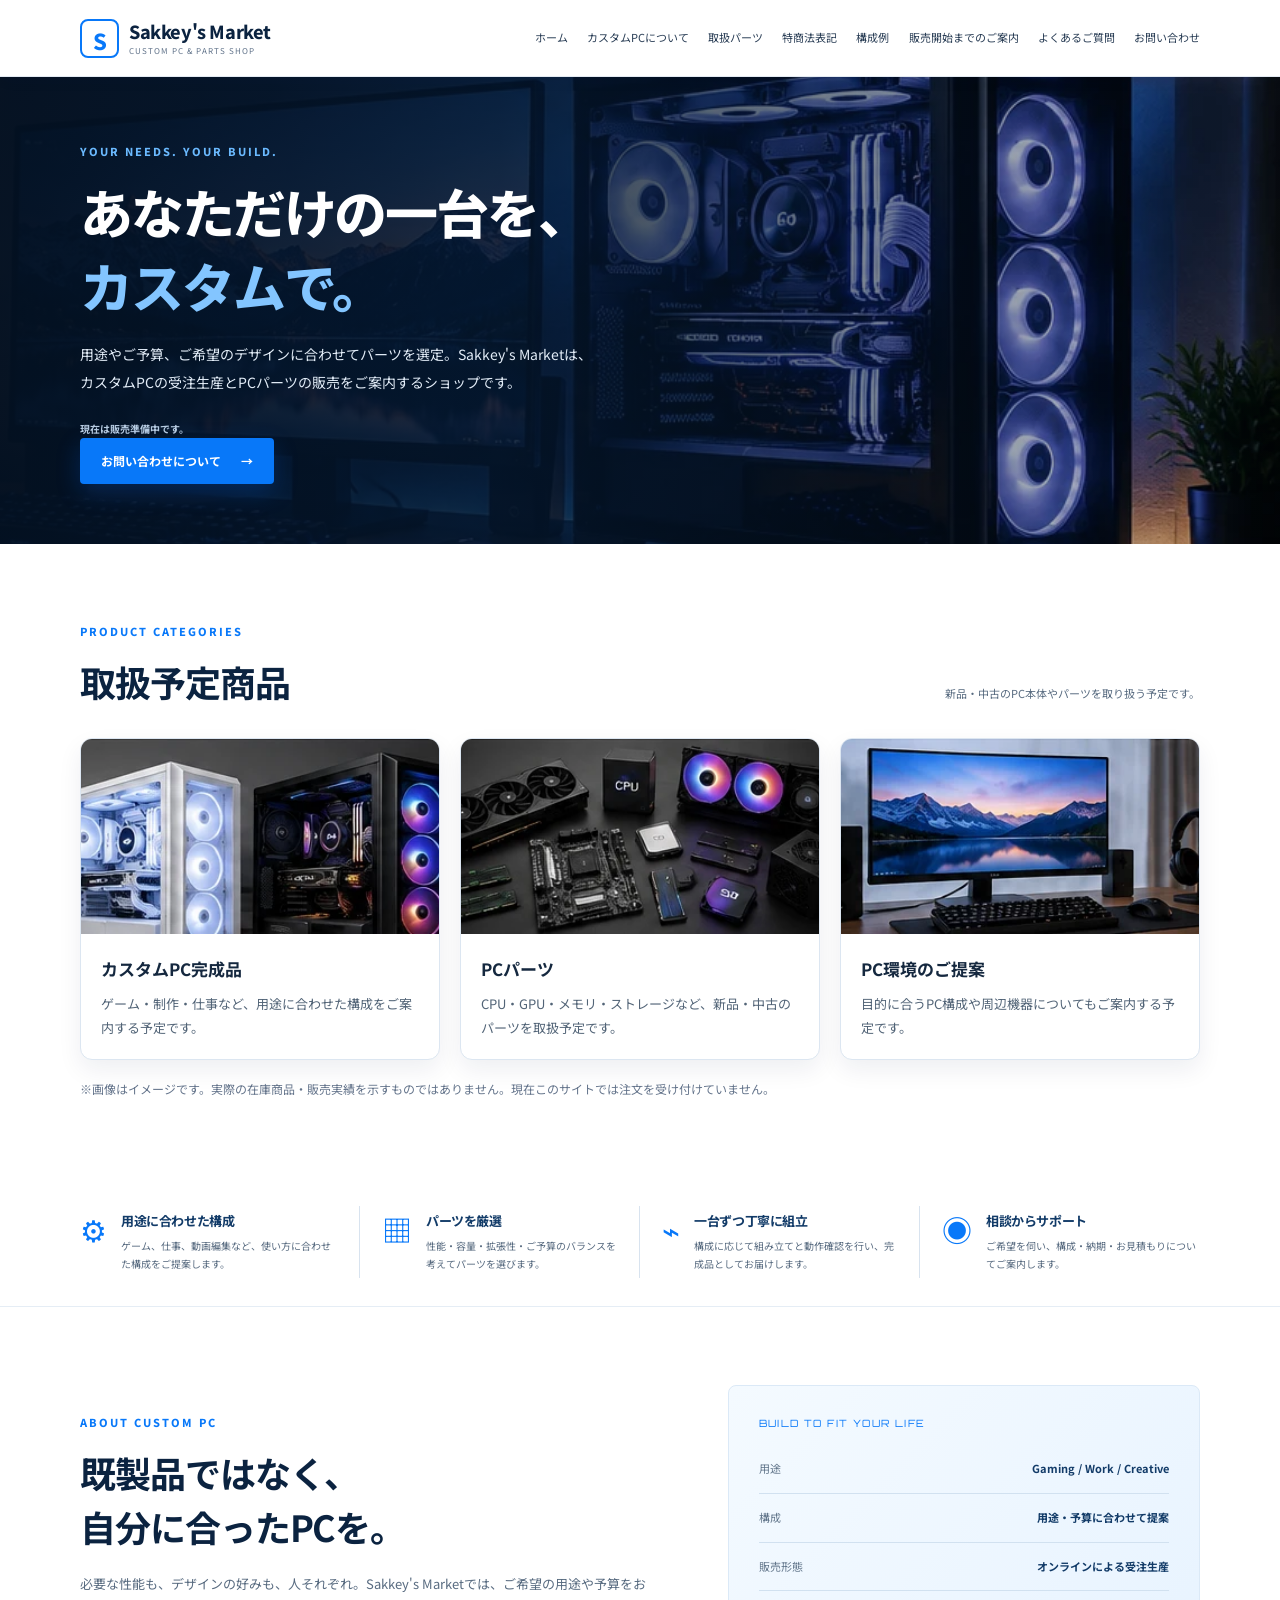
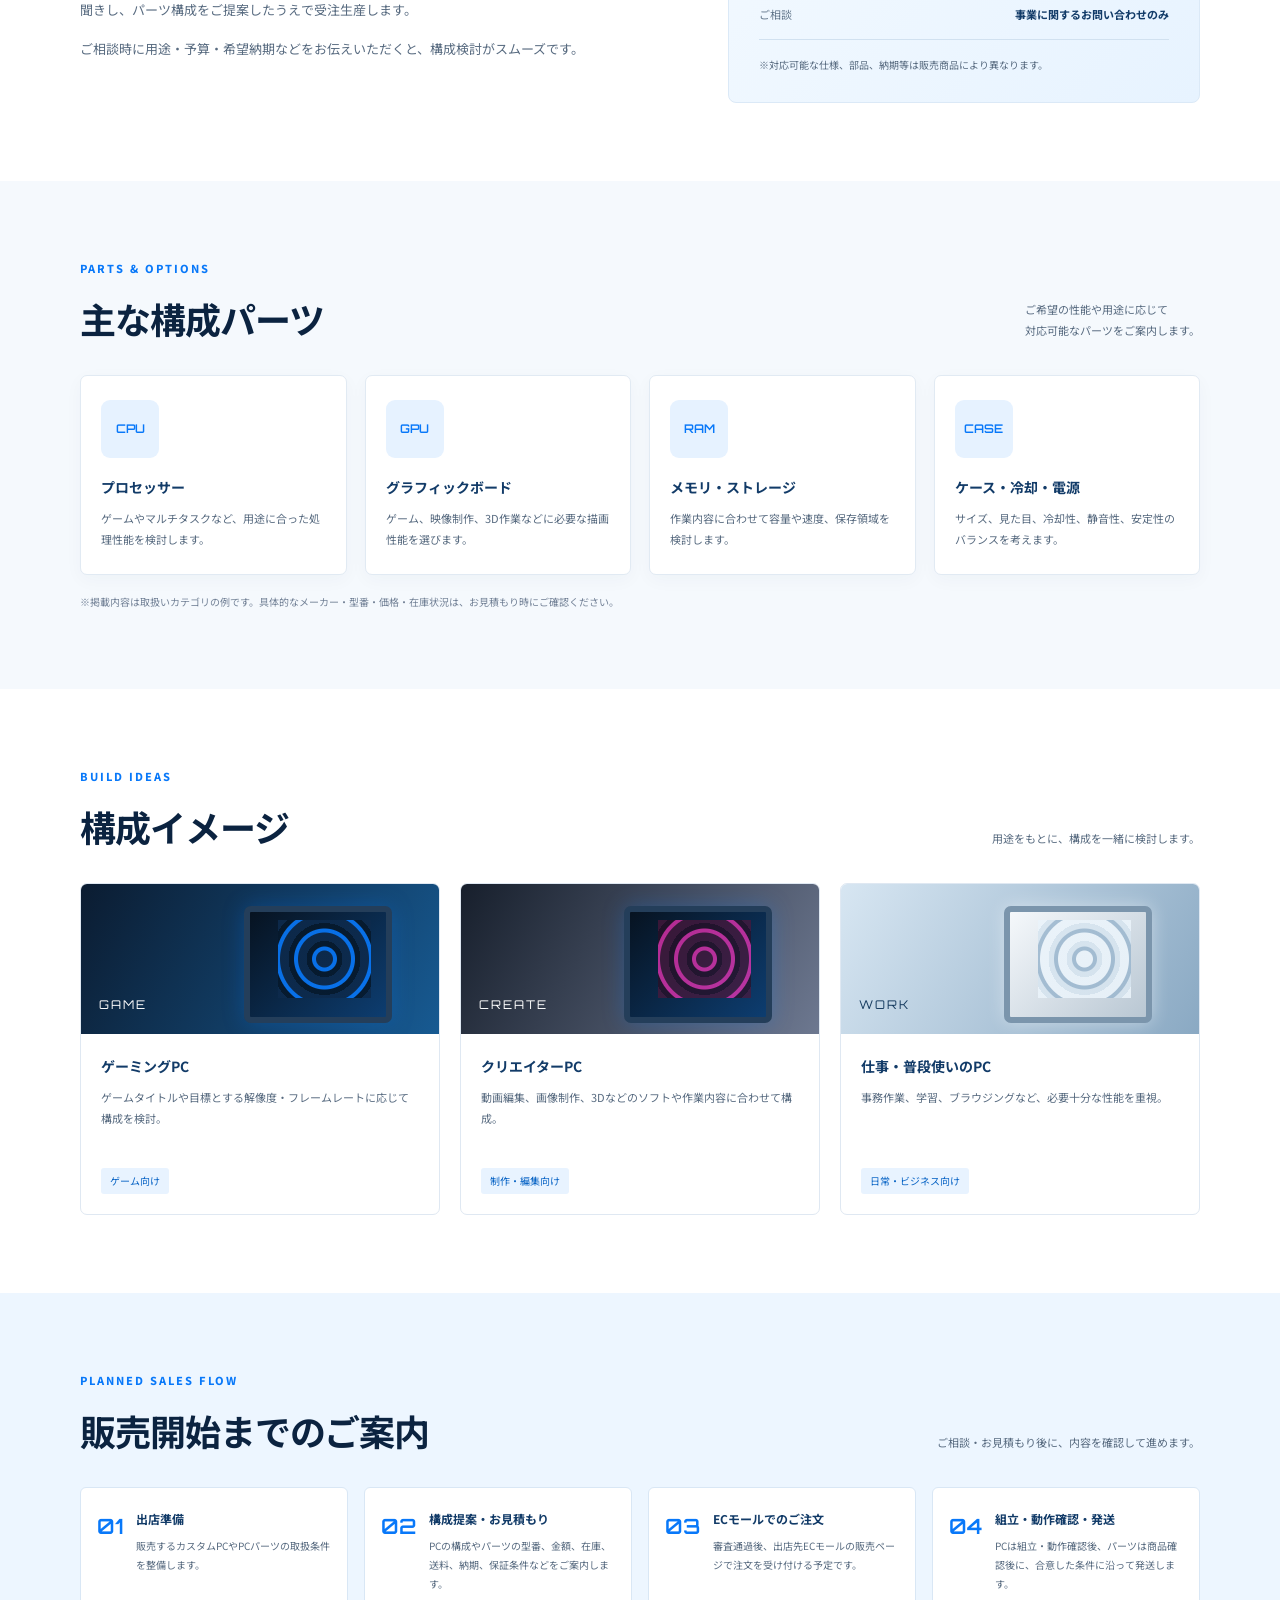
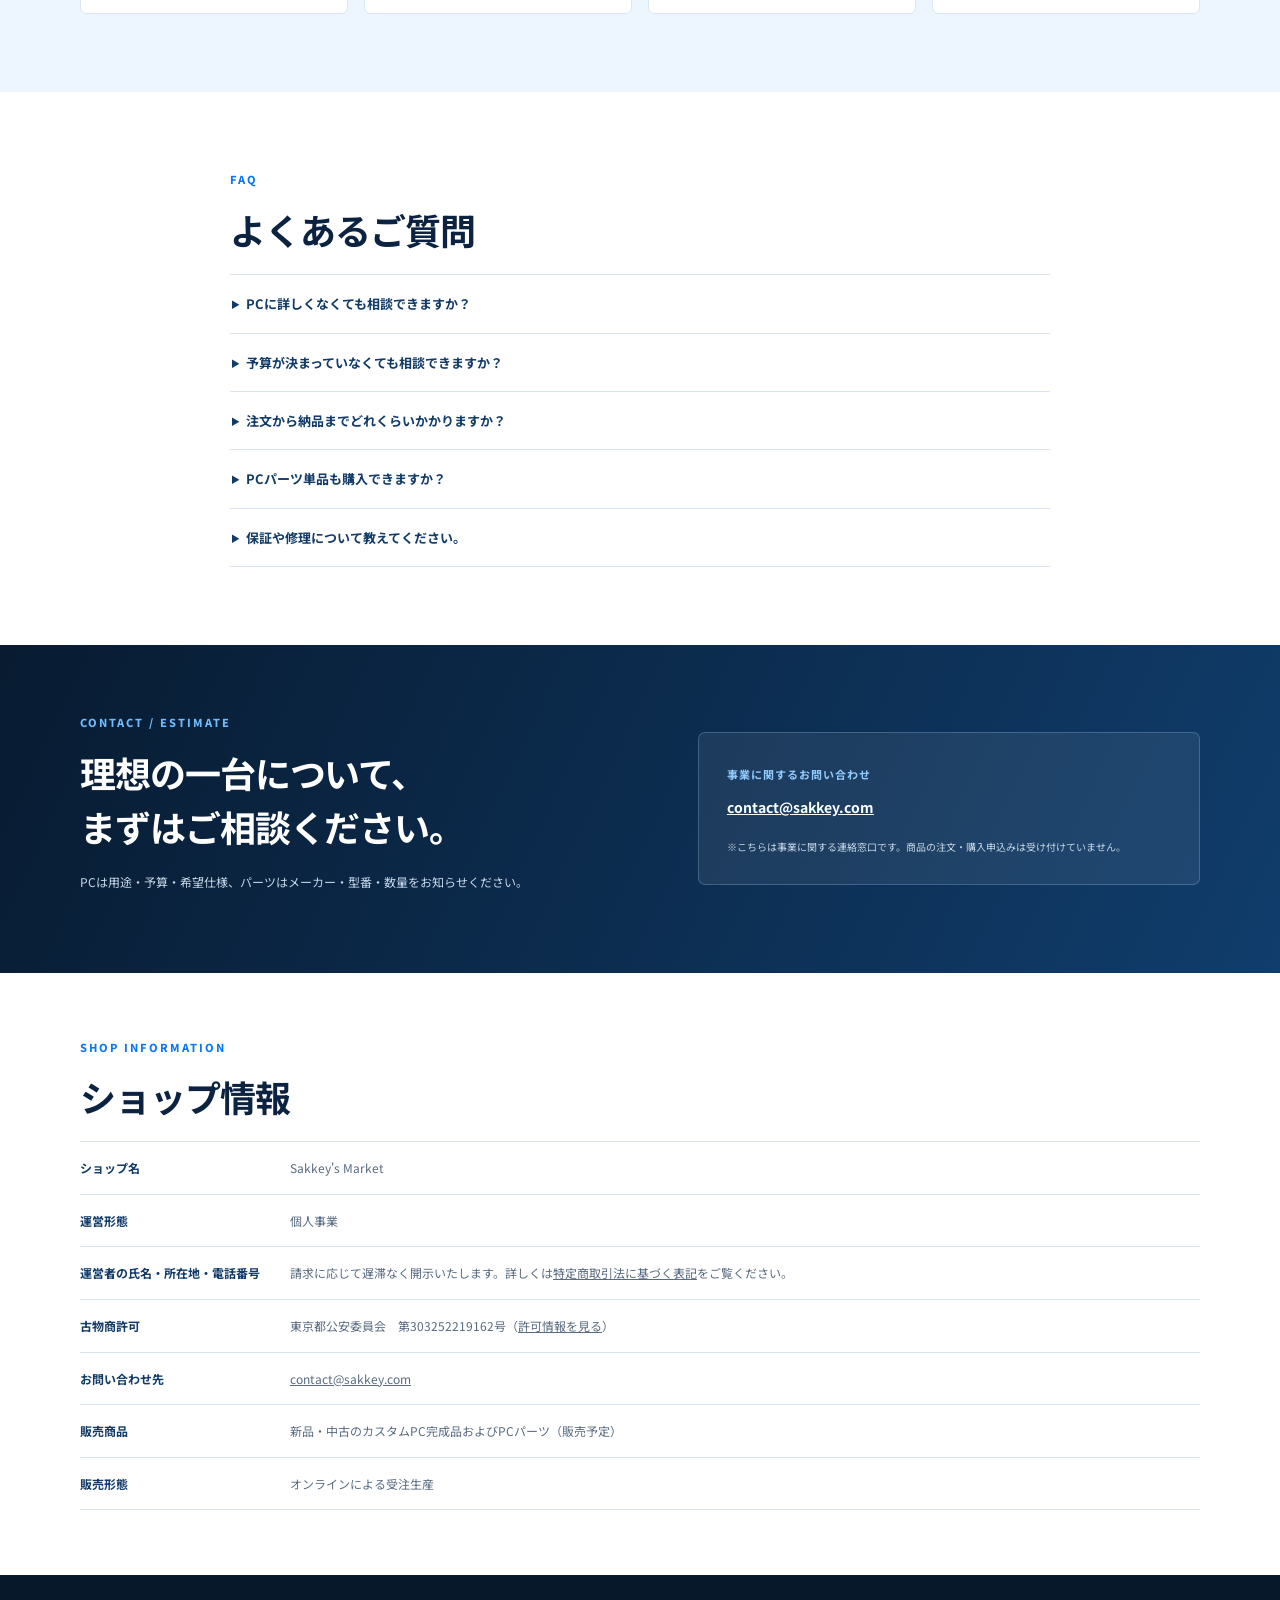
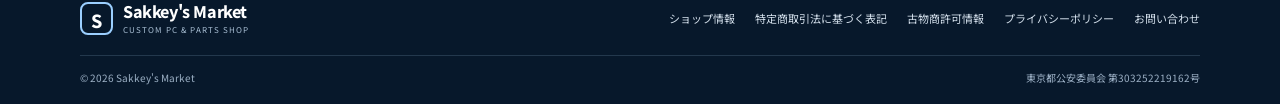
<file: index.html>
<!doctype html>
<html lang="ja">
<head>
  <meta charset="utf-8">
  <meta name="viewport" content="width=device-width, initial-scale=1">
  <meta name="description" content="Sakkey's Marketは、ご用途やご予算に合わせたカスタムPCを受注生産でご提案するオンラインショップです。">
  <meta name="theme-color" content="#0b2340">
  <title>Sakkey's Market | あなただけの一台を、カスタムで。</title>
  <link rel="stylesheet" href="style.css?v=2">
</head>
<body>
  <a class="skip-link" href="#main">本文へスキップ</a>
  <header class="site-header">
    <div class="container header-inner">
      <a class="brand" href="#top" aria-label="Sakkey's Market ホーム">
        <span class="brand-mark" aria-hidden="true">S</span>
        <span class="brand-copy"><span class="brand-name">Sakkey's Market</span><span class="brand-sub">CUSTOM PC & PARTS SHOP</span></span>
      </a>
      <nav aria-label="メインナビゲーション">
        <a href="#top">ホーム</a>
        <a href="#about">カスタムPCについて</a>
        <a href="#parts">取扱パーツ</a>
        <a href="legal.html">特商法表記</a>
        <a href="#examples">構成例</a>
        <a href="#flow">販売開始までのご案内</a>
        <a href="#faq">よくあるご質問</a>
        <a href="#contact">お問い合わせ</a>
      </nav>
    </div>
  </header>

  <main id="main">
    <section class="hero" id="top">
      <img class="hero-photo" src="assets/pc-hero.webp" alt="カスタムPCとモニターを配置したデスク環境のイメージ" fetchpriority="high">
      <div class="hero-overlay"></div>
      <div class="container hero-content">
        <p class="eyebrow">YOUR NEEDS. YOUR BUILD.</p>
        <h1>あなただけの一台を、<br><span>カスタムで。</span></h1>
        <p class="hero-lead">用途やご予算、ご希望のデザインに合わせてパーツを選定。Sakkey's Marketは、カスタムPCの受注生産とPCパーツの販売をご案内するショップです。</p>
        <p class="hero-note"><strong>現在は販売準備中です。</strong></p>
        <a class="button button-primary" href="#contact">お問い合わせについて <span aria-hidden="true">→</span></a>
      </div>
      <div class="hero-side-note" aria-hidden="true">BUILD<br>YOUR<br>OWN PC</div>
    </section>

    <section class="section image-products" aria-labelledby="image-products-title">
      <div class="container">
        <div class="section-heading"><div><p class="eyebrow">PRODUCT CATEGORIES</p><h2 id="image-products-title">取扱予定商品</h2></div><p class="heading-note">新品・中古のPC本体やパーツを取り扱う予定です。</p></div>
        <div class="product-image-grid">
          <article class="product-image-card"><img src="assets/custom-pc.webp" alt="ライトアップされたデスクトップPCのイメージ" loading="lazy"><div><h3>カスタムPC完成品</h3><p>ゲーム・制作・仕事など、用途に合わせた構成をご案内する予定です。</p></div></article>
          <article class="product-image-card"><img src="assets/pc-parts.webp" alt="グラフィックボードやメモリなどPCパーツのイメージ" loading="lazy"><div><h3>PCパーツ</h3><p>CPU・GPU・メモリ・ストレージなど、新品・中古のパーツを取扱予定です。</p></div></article>
          <article class="product-image-card"><img src="assets/pc-setup.webp" alt="モニターとキーボードを備えたPC環境のイメージ" loading="lazy"><div><h3>PC環境のご提案</h3><p>目的に合うPC構成や周辺機器についてもご案内する予定です。</p></div></article>
        </div>
        <p class="image-disclaimer">※画像はイメージです。実際の在庫商品・販売実績を示すものではありません。現在このサイトでは注文を受け付けていません。</p>
      </div>
    </section>

    <section class="benefits" aria-label="Sakkey's Marketの特長">
      <div class="container benefit-grid">
        <article class="benefit">
          <span class="benefit-icon" aria-hidden="true">⚙</span>
          <div><h2>用途に合わせた構成</h2><p>ゲーム、仕事、動画編集など、使い方に合わせた構成をご提案します。</p></div>
        </article>
        <article class="benefit">
          <span class="benefit-icon" aria-hidden="true">▦</span>
          <div><h2>パーツを厳選</h2><p>性能・容量・拡張性・ご予算のバランスを考えてパーツを選びます。</p></div>
        </article>
        <article class="benefit">
          <span class="benefit-icon" aria-hidden="true">⌁</span>
          <div><h2>一台ずつ丁寧に組立</h2><p>構成に応じて組み立てと動作確認を行い、完成品としてお届けします。</p></div>
        </article>
        <article class="benefit">
          <span class="benefit-icon" aria-hidden="true">◉</span>
          <div><h2>相談からサポート</h2><p>ご希望を伺い、構成・納期・お見積もりについてご案内します。</p></div>
        </article>
      </div>
    </section>

    <section class="section" id="about">
      <div class="container intro-grid">
        <div>
          <p class="eyebrow">ABOUT CUSTOM PC</p>
          <h2>既製品ではなく、<br>自分に合ったPCを。</h2>
          <p>必要な性能も、デザインの好みも、人それぞれ。Sakkey's Marketでは、ご希望の用途や予算をお聞きし、パーツ構成をご提案したうえで受注生産します。</p>
          <p>ご相談時に用途・予算・希望納期などをお伝えいただくと、構成検討がスムーズです。</p>
        </div>
        <div class="spec-card">
          <p class="spec-card-label">BUILD TO FIT YOUR LIFE</p>
          <div class="spec-row"><span>用途</span><strong>Gaming / Work / Creative</strong></div>
          <div class="spec-row"><span>構成</span><strong>用途・予算に合わせて提案</strong></div>
          <div class="spec-row"><span>販売形態</span><strong>オンラインによる受注生産</strong></div>
          <div class="spec-row"><span>ご相談</span><strong>事業に関するお問い合わせのみ</strong></div>
          <p class="spec-note">※対応可能な仕様、部品、納期等は販売商品により異なります。</p>
        </div>
      </div>
    </section>

    <section class="section section-soft" id="parts">
      <div class="container">
        <div class="section-heading">
          <div><p class="eyebrow">PARTS & OPTIONS</p><h2>主な構成パーツ</h2></div>
          <p class="heading-note">ご希望の性能や用途に応じて<br>対応可能なパーツをご案内します。</p>
        </div>
        <div class="parts-grid">
          <article class="part-card"><div class="part-icon">CPU</div><h3>プロセッサー</h3><p>ゲームやマルチタスクなど、用途に合った処理性能を検討します。</p></article>
          <article class="part-card"><div class="part-icon">GPU</div><h3>グラフィックボード</h3><p>ゲーム、映像制作、3D作業などに必要な描画性能を選びます。</p></article>
          <article class="part-card"><div class="part-icon">RAM</div><h3>メモリ・ストレージ</h3><p>作業内容に合わせて容量や速度、保存領域を検討します。</p></article>
          <article class="part-card"><div class="part-icon">CASE</div><h3>ケース・冷却・電源</h3><p>サイズ、見た目、冷却性、静音性、安定性のバランスを考えます。</p></article>
        </div>
        <p class="fine-print">※掲載内容は取扱いカテゴリの例です。具体的なメーカー・型番・価格・在庫状況は、お見積もり時にご確認ください。</p>
      </div>
    </section>

    <section class="section" id="examples">
      <div class="container">
        <div class="section-heading">
          <div><p class="eyebrow">BUILD IDEAS</p><h2>構成イメージ</h2></div>
          <p class="heading-note">用途をもとに、構成を一緒に検討します。</p>
        </div>
        <div class="example-grid">
          <article class="example-card">
            <div class="example-visual visual-game"><span>GAME</span></div>
            <div class="example-copy"><h3>ゲーミングPC</h3><p>ゲームタイトルや目標とする解像度・フレームレートに応じて構成を検討。</p><span class="tag">ゲーム向け</span></div>
          </article>
          <article class="example-card">
            <div class="example-visual visual-creator"><span>CREATE</span></div>
            <div class="example-copy"><h3>クリエイターPC</h3><p>動画編集、画像制作、3Dなどのソフトや作業内容に合わせて構成。</p><span class="tag">制作・編集向け</span></div>
          </article>
          <article class="example-card">
            <div class="example-visual visual-office"><span>WORK</span></div>
            <div class="example-copy"><h3>仕事・普段使いのPC</h3><p>事務作業、学習、ブラウジングなど、必要十分な性能を重視。</p><span class="tag">日常・ビジネス向け</span></div>
          </article>
        </div>
      </div>
    </section>

    <section class="section section-blue" id="flow">
      <div class="container">
        <div class="section-heading">
          <div><p class="eyebrow">PLANNED SALES FLOW</p><h2>販売開始までのご案内</h2></div>
          <p class="heading-note">ご相談・お見積もり後に、内容を確認して進めます。</p>
        </div>
        <ol class="flow-list">
          <li><span class="flow-number">01</span><div><h3>出店準備</h3><p>販売するカスタムPCやPCパーツの取扱条件を整備します。</p></div></li>
          <li><span class="flow-number">02</span><div><h3>構成提案・お見積もり</h3><p>PCの構成やパーツの型番、金額、在庫、送料、納期、保証条件などをご案内します。</p></div></li>
          <li><span class="flow-number">03</span><div><h3>ECモールでのご注文</h3><p>審査通過後、出店先ECモールの販売ページで注文を受け付ける予定です。</p></div></li>
          <li><span class="flow-number">04</span><div><h3>組立・動作確認・発送</h3><p>PCは組立・動作確認後、パーツは商品確認後に、合意した条件に沿って発送します。</p></div></li>
        </ol>
      </div>
    </section>

    <section class="section" id="faq">
      <div class="container narrow">
        <p class="eyebrow">FAQ</p><h2>よくあるご質問</h2>
        <details><summary>PCに詳しくなくても相談できますか？</summary><p>はい。用途やご予算、使用したいソフト・ゲームなどを伺い、構成を検討します。</p></details>
        <details><summary>予算が決まっていなくても相談できますか？</summary><p>ご相談いただけます。希望する用途や必要な機能を伺い、予算の目安を一緒に検討します。</p></details>
        <details><summary>注文から納品までどれくらいかかりますか？</summary><p>パーツの調達状況や構成内容によって異なります。納期はお見積もり時にご案内します。</p></details>
        <details><summary>PCパーツ単品も購入できますか？</summary><p>はい。希望するメーカー・型番・数量をお知らせください。取扱可否・在庫・価格・送料・納期は個別に確認してご案内します。</p></details>
        <details><summary>保証や修理について教えてください。</summary><p>商品ごとの保証範囲、期間、修理受付方法は、お見積もり時に実際の販売条件に合わせてご案内します。</p></details>
      </div>
    </section>

    <section class="contact-section" id="contact">
      <div class="container contact-inner">
        <div>
          <p class="eyebrow">CONTACT / ESTIMATE</p>
          <h2>理想の一台について、<br>まずはご相談ください。</h2>
          <p>PCは用途・予算・希望仕様、パーツはメーカー・型番・数量をお知らせください。</p>
        </div>
        <div class="contact-card">
          <span class="contact-label">事業に関するお問い合わせ</span>
          <p class="contact-placeholder"><a href="mailto:contact@sakkey.com">contact@sakkey.com</a></p>
          <span class="small-note">※こちらは事業に関する連絡窓口です。商品の注文・購入申込みは受け付けていません。</span>
        </div>
      </div>
    </section>

    <section class="section shop-info" id="shop-info">
      <div class="container">
        <p class="eyebrow">SHOP INFORMATION</p><h2>ショップ情報</h2>
        <dl class="info-list">
          <div><dt>ショップ名</dt><dd>Sakkey's Market</dd></div>
          <div><dt>運営形態</dt><dd>個人事業</dd></div>
          <div><dt>運営者の氏名・所在地・電話番号</dt><dd>請求に応じて遅滞なく開示いたします。詳しくは<a href="legal.html">特定商取引法に基づく表記</a>をご覧ください。</dd></div>
          <div><dt>古物商許可</dt><dd>東京都公安委員会　第303252219162号（<a href="license.html">許可情報を見る</a>）</dd></div>
          <div><dt>お問い合わせ先</dt><dd><a href="mailto:contact@sakkey.com">contact@sakkey.com</a></dd></div>
          <div><dt>販売商品</dt><dd>新品・中古のカスタムPC完成品およびPCパーツ（販売予定）</dd></div>
          <div><dt>販売形態</dt><dd>オンラインによる受注生産</dd></div>
        </dl>
      </div>
    </section>
  </main>

  <footer class="site-footer">
    <div class="container footer-top">
      <a class="brand footer-brand" href="#top"><span class="brand-mark" aria-hidden="true">S</span><span class="brand-copy"><span class="brand-name">Sakkey's Market</span><span class="brand-sub">CUSTOM PC & PARTS SHOP</span></span></a>
      <div class="footer-links">
        <a href="#shop-info">ショップ情報</a>
        <a href="legal.html">特定商取引法に基づく表記</a>
        <a href="license.html">古物商許可情報</a>
        <a href="privacy.html">プライバシーポリシー</a>
        <a href="#contact">お問い合わせ</a>
      </div>
    </div>
    <div class="container footer-bottom"><span>© 2026 Sakkey's Market</span><span>東京都公安委員会 第303252219162号</span></div>
  </footer>
</body>
</html>
</file>
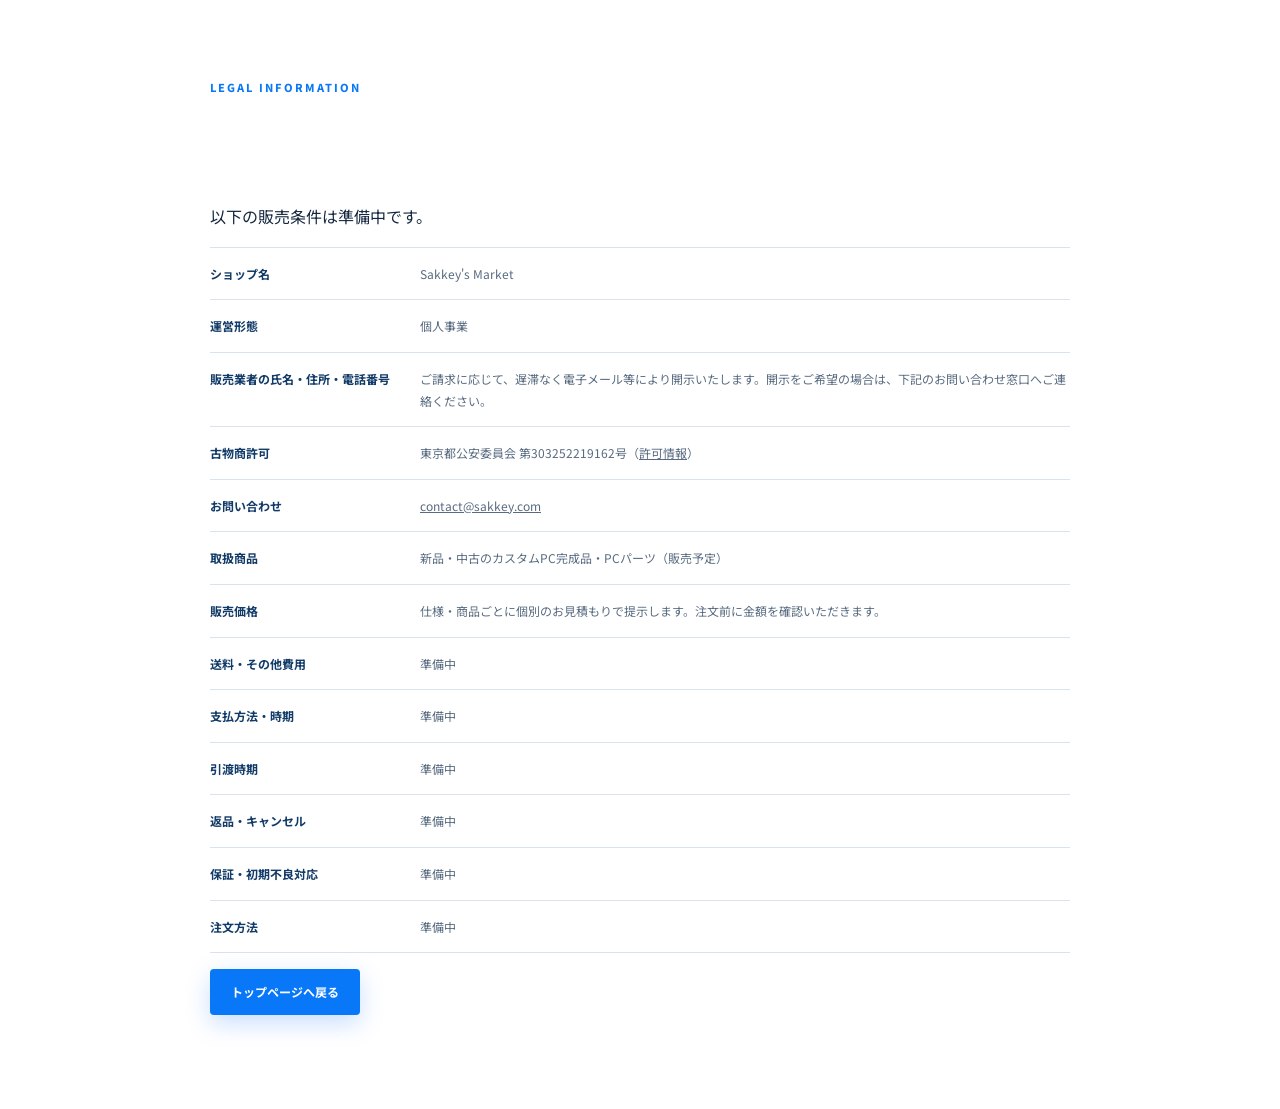
<file: legal.html>
<!doctype html><html lang="ja"><head><meta charset="utf-8"><meta name="viewport" content="width=device-width,initial-scale=1"><title>特定商取引法に基づく表記 | Sakkey's Market</title><link rel="stylesheet" href="style.css"></head><body><main class="section"><div class="container" style="max-width:860px"><p class="eyebrow">LEGAL INFORMATION</p><h1>特定商取引法に基づく表記</h1><p>以下の販売条件は準備中です。</p><dl class="info-list"><div><dt>ショップ名</dt><dd>Sakkey's Market</dd></div><div><dt>運営形態</dt><dd>個人事業</dd></div><div><dt>販売業者の氏名・住所・電話番号</dt><dd>ご請求に応じて、遅滞なく電子メール等により開示いたします。開示をご希望の場合は、下記のお問い合わせ窓口へご連絡ください。</dd></div><div><dt>古物商許可</dt><dd>東京都公安委員会 第303252219162号（<a href="license.html">許可情報</a>）</dd></div><div><dt>お問い合わせ</dt><dd><a href="mailto:contact@sakkey.com">contact@sakkey.com</a></dd></div><div><dt>取扱商品</dt><dd>新品・中古のカスタムPC完成品・PCパーツ（販売予定）</dd></div><div><dt>販売価格</dt><dd>仕様・商品ごとに個別のお見積もりで提示します。注文前に金額を確認いただきます。</dd></div><div><dt>送料・その他費用</dt><dd>準備中</dd></div><div><dt>支払方法・時期</dt><dd>準備中</dd></div><div><dt>引渡時期</dt><dd>準備中</dd></div><div><dt>返品・キャンセル</dt><dd>準備中</dd></div><div><dt>保証・初期不良対応</dt><dd>準備中</dd></div><div><dt>注文方法</dt><dd>準備中</dd></div></dl><p><a class="button button-primary" href="index.html">トップページへ戻る</a></p></div></main></body></html>
</file>
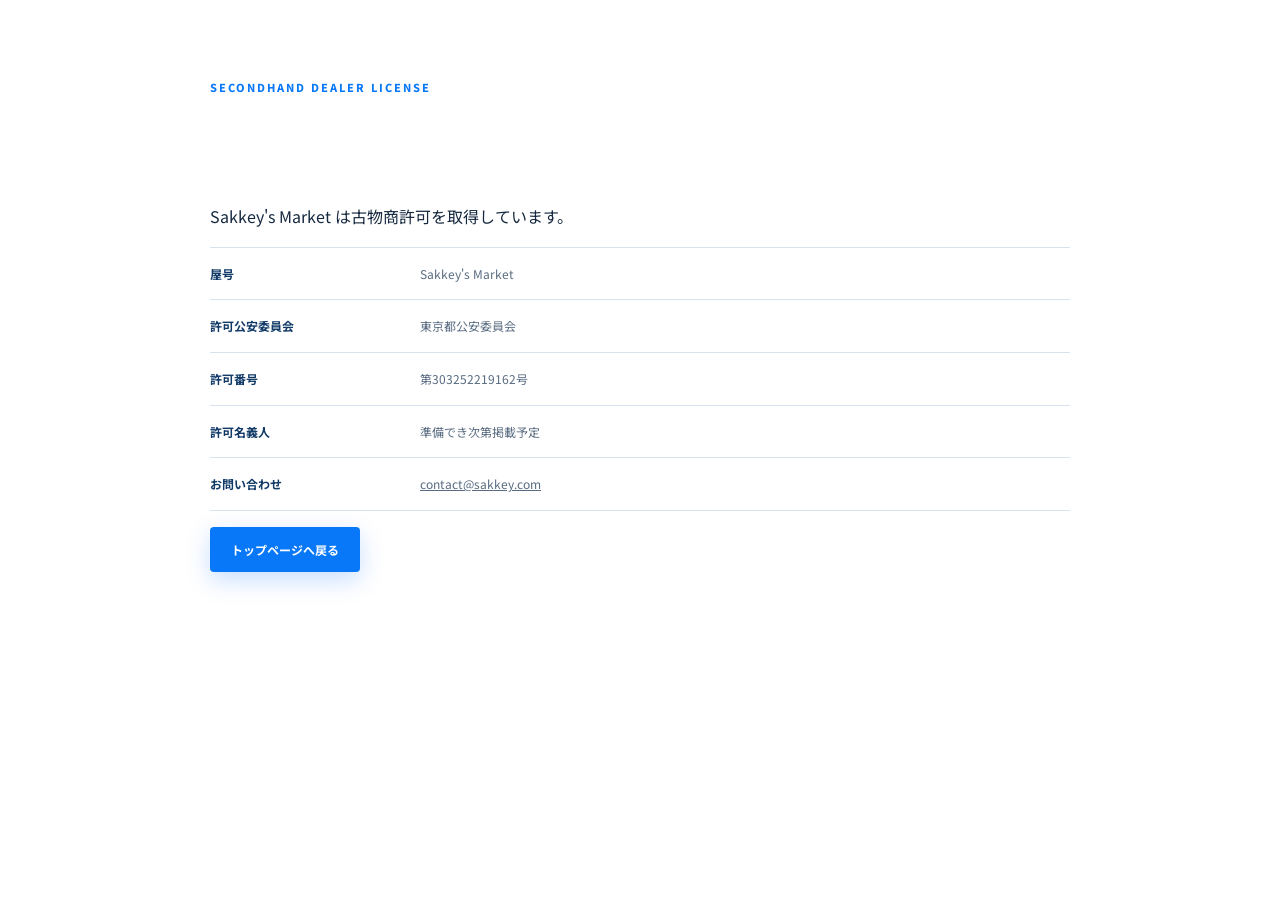
<file: license.html>
<!doctype html><html lang="ja"><head><meta charset="utf-8"><meta name="viewport" content="width=device-width,initial-scale=1"><title>古物商許可情報 | Sakkey's Market</title><link rel="stylesheet" href="style.css"></head><body><main class="section"><div class="container" style="max-width:860px"><p class="eyebrow">SECONDHAND DEALER LICENSE</p><h1>古物商許可情報</h1><p>Sakkey's Market は古物商許可を取得しています。</p><dl class="info-list"><div><dt>屋号</dt><dd>Sakkey's Market</dd></div><div><dt>許可公安委員会</dt><dd>東京都公安委員会</dd></div><div><dt>許可番号</dt><dd>第303252219162号</dd></div><div><dt>許可名義人</dt><dd>準備でき次第掲載予定</dd></div><div><dt>お問い合わせ</dt><dd><a href="mailto:contact@sakkey.com">contact@sakkey.com</a></dd></div></dl><p><a class="button button-primary" href="index.html">トップページへ戻る</a></p></div></main></body></html>
</file>
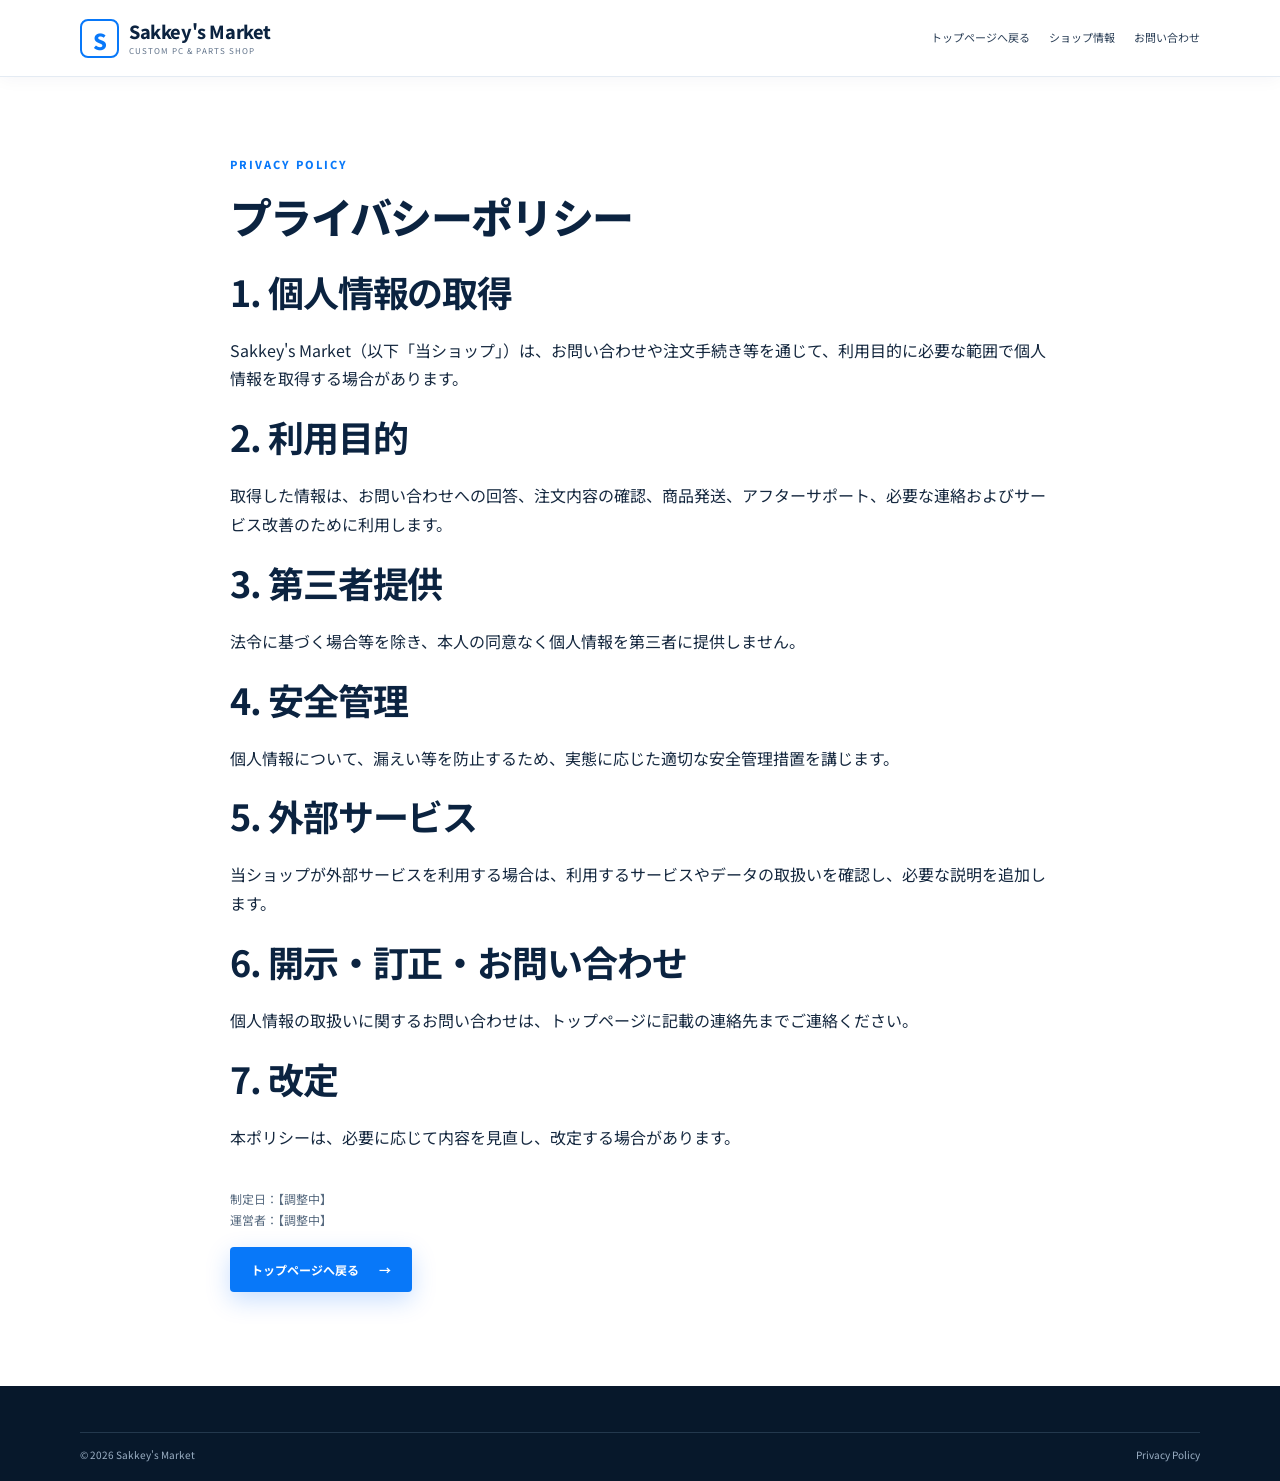
<file: privacy.html>
<!doctype html>
<html lang="ja">
<head>
  <meta charset="utf-8">
  <meta name="viewport" content="width=device-width, initial-scale=1">
  <meta name="description" content="Sakkey's Marketのプライバシーポリシー">
  <title>プライバシーポリシー | Sakkey's Market</title>
  <link rel="stylesheet" href="style.css">
</head>
<body>
  <header class="site-header"><div class="container header-inner">
    <a class="brand" href="index.html"><span class="brand-mark" aria-hidden="true">S</span><span class="brand-copy"><span class="brand-name">Sakkey's Market</span><span class="brand-sub">CUSTOM PC & PARTS SHOP</span></span></a>
    <nav aria-label="メインナビゲーション"><a href="index.html">トップページへ戻る</a><a href="index.html#shop-info">ショップ情報</a><a href="index.html#contact">お問い合わせ</a></nav>
  </div></header>
  <main><section class="section"><div class="container narrow">
    <p class="eyebrow">PRIVACY POLICY</p><h1 style="font-size:clamp(30px,4vw,42px);color:#0b2340">プライバシーポリシー</h1>
    <h2>1. 個人情報の取得</h2><p>Sakkey's Market（以下「当ショップ」）は、お問い合わせや注文手続き等を通じて、利用目的に必要な範囲で個人情報を取得する場合があります。</p>
    <h2>2. 利用目的</h2><p>取得した情報は、お問い合わせへの回答、注文内容の確認、商品発送、アフターサポート、必要な連絡およびサービス改善のために利用します。</p>
    <h2>3. 第三者提供</h2><p>法令に基づく場合等を除き、本人の同意なく個人情報を第三者に提供しません。</p>
    <h2>4. 安全管理</h2><p>個人情報について、漏えい等を防止するため、実態に応じた適切な安全管理措置を講じます。</p>
    <h2>5. 外部サービス</h2><p>当ショップが外部サービスを利用する場合は、利用するサービスやデータの取扱いを確認し、必要な説明を追加します。</p>
    <h2>6. 開示・訂正・お問い合わせ</h2><p>個人情報の取扱いに関するお問い合わせは、トップページに記載の連絡先までご連絡ください。</p>
    <h2>7. 改定</h2><p>本ポリシーは、必要に応じて内容を見直し、改定する場合があります。</p>
    <p style="margin-top:36px;color:#586b80;font-size:12px">制定日：【調整中】<br>運営者：【調整中】</p>
    <p><a class="button button-primary" href="index.html">トップページへ戻る <span aria-hidden="true">→</span></a></p>
  </div></section></main>
  <footer class="site-footer"><div class="container footer-bottom"><span>© 2026 Sakkey's Market</span><span>Privacy Policy</span></div></footer>
</body>
</html>
</file>
<file: style.css>
@import url('https://fonts.googleapis.com/css2?family=Noto+Sans+JP:wght@400;500;600;700;800&family=Orbitron:wght@500;600&display=swap');
:root{--navy:#0b2340;--navy2:#123b68;--blue:#0878f9;--blue2:#42a5ff;--pale:#edf6ff;--pale2:#f6faff;--ink:#15283f;--muted:#586b80;--line:#d8e3ef;--white:#fff}
*{box-sizing:border-box}
html{scroll-behavior:smooth;scroll-padding-top:100px}
body{margin:0;color:var(--ink);background:#fff;font-family:"Noto Sans JP",system-ui,sans-serif;line-height:1.8}
a{color:inherit}
.container{width:min(1120px,calc(100% - 48px));margin:0 auto}
.skip-link{position:absolute;left:-9999px;top:8px;background:#fff;padding:8px 12px;z-index:20}.skip-link:focus{left:8px}
.site-header{position:sticky;top:0;z-index:10;background:rgba(255,255,255,.97);border-bottom:1px solid #e4ebf3;box-shadow:0 3px 16px rgba(12,38,70,.04)}
.header-inner{min-height:76px;display:flex;align-items:center;justify-content:space-between;gap:25px}
.brand{display:flex;align-items:center;gap:10px;text-decoration:none;white-space:nowrap}
.brand-mark{display:grid;place-items:center;width:39px;height:39px;border:2px solid var(--blue);border-radius:8px;color:var(--blue);font-weight:800;font-size:22px}
.brand-copy{display:flex;flex-direction:column;line-height:1.25}
.brand-name{font-weight:800;color:var(--navy);font-size:18px;letter-spacing:-.4px}
.brand-sub{margin-top:4px;color:#61738a;font-size:8px;letter-spacing:1px}
nav{display:flex;align-items:center;gap:clamp(10px,1.5vw,22px)}
nav a,.footer-links a{font-size:11px;text-decoration:none;color:#293d55;white-space:nowrap}
nav a:hover,.footer-links a:hover{color:var(--blue);text-decoration:underline;text-underline-offset:5px}
.hero{position:relative;isolation:isolate;min-height:405px;display:flex;align-items:center;overflow:hidden;color:#fff;background:linear-gradient(90deg,rgba(3,17,34,.97) 0%,rgba(4,26,51,.91) 35%,rgba(6,35,68,.42) 68%,rgba(3,17,34,.35) 100%),radial-gradient(ellipse at 72% 38%,#197bd1 0%,#0c3767 28%,#071b33 70%)}
.hero:before{content:"";position:absolute;z-index:-1;right:9%;top:12%;width:39%;height:76%;border:1px solid rgba(111,190,255,.3);border-radius:10px;background:linear-gradient(140deg,rgba(44,137,230,.18),rgba(2,10,25,.8));box-shadow:0 0 80px rgba(0,118,255,.22),inset 0 0 35px rgba(24,131,255,.15)}
.hero:after{content:"";position:absolute;z-index:-1;right:18%;top:20%;width:20%;height:56%;border:8px solid #162e4a;border-radius:10px;background:linear-gradient(135deg,#0a2542,#06101d);box-shadow:inset 0 0 0 2px #31587d,0 16px 35px rgba(0,0,0,.5)}
.hero-overlay{position:absolute;z-index:-1;right:22%;top:26%;width:11%;height:42%;background:repeating-linear-gradient(0deg,transparent 0 28px,rgba(57,158,255,.15) 29px 31px),linear-gradient(135deg,#123d68,#07182b);border:1px solid #3473aa;opacity:.9}
.hero-content{position:relative;padding-top:65px;padding-bottom:60px}
.eyebrow{margin:0 0 12px;color:var(--blue);font-size:11px;font-weight:800;letter-spacing:2px}
.hero .eyebrow{color:#6bbaff}
h1{margin:0 0 18px;color:#fff;font-size:clamp(34px,4.4vw,53px);font-weight:800;line-height:1.4;letter-spacing:-.04em}
h1 span{color:#83c5ff}
.hero-lead{max-width:520px;margin:0 0 24px;color:#e3edf8;font-size:14px;line-height:2}
.button{display:inline-flex;align-items:center;gap:20px;padding:12px 21px;border-radius:4px;text-decoration:none;font-size:12px;font-weight:700;transition:transform .2s,background .2s}
.button:hover{transform:translateY(-2px)}
.button-primary{color:white;background:var(--blue);box-shadow:0 8px 24px rgba(0,104,255,.22)}
.button-primary:hover{background:#0067dc}
.hero-note{margin:15px 0 0;color:#b8cce1;font-size:10px}
.hero-side-note{position:absolute;right:6%;top:35%;color:#d2e8ff;font-family:Orbitron,sans-serif;font-size:18px;line-height:1.6;letter-spacing:2px;text-align:center;transform:rotate(-7deg)}
.benefits{padding:28px 0;border-bottom:1px solid #e5edf5;background:#fff}
.benefit-grid{display:grid;grid-template-columns:repeat(4,1fr)}
.benefit{display:flex;gap:14px;align-items:flex-start;padding:5px 22px;border-right:1px solid var(--line)}
.benefit:first-child{padding-left:0}.benefit:last-child{border-right:0;padding-right:0}
.benefit-icon{color:var(--blue);font-size:30px;line-height:1.25}
.benefit h2{margin:0 0 7px;color:var(--navy2);font-size:13px;line-height:1.5}
.benefit p{margin:0;color:var(--muted);font-size:10px;line-height:1.8}
.section{padding:78px 0}
.intro-grid{display:grid;grid-template-columns:1.1fr .9fr;align-items:center;gap:70px}
h2{margin:0 0 18px;color:var(--navy);font-size:clamp(27px,3vw,36px);line-height:1.5;letter-spacing:-.03em}
.intro-grid p:not(.eyebrow){color:var(--muted);font-size:13px;line-height:2}
.spec-card{padding:27px 30px;border:1px solid #dbe9f7;border-radius:8px;background:linear-gradient(135deg,#f4faff,#e7f3ff)}
.spec-card-label{margin:0 0 12px!important;color:var(--blue)!important;font-family:Orbitron,sans-serif;font-size:10px!important;letter-spacing:1.4px}
.spec-row{display:flex;justify-content:space-between;gap:20px;padding:14px 0;border-bottom:1px solid #d1e1f0;font-size:11px}
.spec-row span{color:#62768b}.spec-row strong{color:var(--navy2);text-align:right}
.spec-note{margin:15px 0 0!important;font-size:10px!important}
.section-soft{background:#f5f9fd}
.section-blue{background:#edf6ff}
.section-heading{display:flex;align-items:end;justify-content:space-between;gap:25px;margin-bottom:30px}
.section-heading h2{margin:0}
.heading-note{margin:0 0 4px;color:var(--muted);font-size:11px;line-height:1.9}
.parts-grid{display:grid;grid-template-columns:repeat(4,1fr);gap:18px}
.part-card{padding:24px 20px;background:#fff;border:1px solid #e1eaf3;border-radius:7px;box-shadow:0 5px 18px rgba(14,52,90,.035)}
.part-icon{display:grid;place-items:center;width:58px;height:58px;margin-bottom:17px;border-radius:9px;color:#0878f9;background:#e6f2ff;font-family:Orbitron,sans-serif;font-size:12px;font-weight:600}
.part-card h3{margin:0 0 8px;color:var(--navy2);font-size:14px}
.part-card p{margin:0;color:var(--muted);font-size:11px;line-height:1.9}
.fine-print{margin:17px 0 0;color:#728196;font-size:10px;line-height:1.9}
.example-grid{display:grid;grid-template-columns:repeat(3,1fr);gap:20px}
.example-card{overflow:hidden;border:1px solid #dfe8f2;border-radius:7px;background:#fff}
.example-visual{position:relative;display:flex;align-items:end;height:150px;padding:18px;overflow:hidden;color:white;background:#102b4a}
.example-visual:before{content:"";position:absolute;right:13%;top:15%;width:38%;height:70%;border:6px solid #243e5a;border-radius:7px;background:linear-gradient(135deg,#071321,#0d3d70);box-shadow:0 0 22px rgba(0,125,255,.25)}
.example-visual:after{content:"";position:absolute;right:19%;top:24%;width:26%;height:52%;background:repeating-radial-gradient(circle at 50% 50%,#0d2a4c 0 8px,#0878f9 9px 12px,#06192c 13px 18px);opacity:.9}
.example-visual span{position:relative;z-index:2;font-family:Orbitron,sans-serif;font-size:12px;letter-spacing:2px}
.visual-game{background:linear-gradient(120deg,#0b1c31,#175a92)}
.visual-creator{background:linear-gradient(120deg,#171f2c,#6d7890)}
.visual-creator:after{filter:hue-rotate(95deg);opacity:.7}
.visual-office{background:linear-gradient(120deg,#d7e6f2,#8aa9c3);color:#173c60}
.visual-office:before{background:linear-gradient(135deg,#f5f8fb,#b9c7d3);border-color:#7b95ac;box-shadow:0 0 18px rgba(255,255,255,.4)}
.visual-office:after{background:repeating-radial-gradient(circle at 50% 50%,#eaf3fa 0 8px,#9db8cf 9px 12px,#d6e4ef 13px 18px)}
.example-copy{padding:20px}
.example-copy h3{margin:0 0 8px;color:var(--navy2);font-size:14px}
.example-copy p{min-height:62px;margin:0 0 15px;color:var(--muted);font-size:11px;line-height:1.9}
.tag{display:inline-block;padding:4px 9px;border-radius:3px;color:#0964c5;background:#e8f3ff;font-size:10px}
.flow-list{display:grid;grid-template-columns:repeat(4,1fr);gap:16px;margin:0;padding:0;list-style:none}
.flow-list li{display:flex;gap:13px;padding:20px 16px;background:#fff;border:1px solid #d9e7f5;border-radius:6px}
.flow-number{color:var(--blue);font-family:Orbitron,sans-serif;font-size:21px;font-weight:600}
.flow-list h3{margin:0 0 7px;color:var(--navy2);font-size:12px}
.flow-list p{margin:0;color:var(--muted);font-size:10px;line-height:1.9}
.narrow{max-width:820px}
details{border-bottom:1px solid var(--line);padding:17px 2px}
details:first-of-type{border-top:1px solid var(--line)}
summary{cursor:pointer;color:var(--navy2);font-size:13px;font-weight:700}
details p{margin:12px 0 0;color:var(--muted);font-size:12px}
.contact-section{padding:68px 0;color:#fff;background:linear-gradient(115deg,#081b31,#103d6c)}
.contact-inner{display:grid;grid-template-columns:1fr .9fr;align-items:center;gap:60px}
.contact-section .eyebrow{color:#71bcff}
.contact-section h2{color:#fff}
.contact-section p:not(.eyebrow){color:#c7d8e9;font-size:12px}
.contact-card{padding:25px 28px;border:1px solid rgba(164,206,248,.25);border-radius:7px;background:rgba(255,255,255,.07)}
.contact-label{color:#91cbff;font-size:11px;font-weight:700;letter-spacing:1px}
.contact-placeholder{margin:8px 0 10px;color:#fff!important;font-size:14px!important;font-weight:700;overflow-wrap:anywhere}
.small-note{color:#c4d5e6;font-size:10px;line-height:1.9}
.shop-info{padding-top:65px;padding-bottom:65px}
.info-list{margin:0;border-top:1px solid var(--line)}
.info-list>div{display:grid;grid-template-columns:190px 1fr;gap:20px;padding:15px 0;border-bottom:1px solid var(--line)}
.info-list dt{color:var(--navy2);font-size:12px;font-weight:700}
.info-list dd{margin:0;color:var(--muted);font-size:12px;overflow-wrap:anywhere}
.notice{margin:20px 0 0;padding:15px 17px;border-left:3px solid #e5a43b;background:#fff7e8;color:#6c5734;font-size:11px;line-height:1.9}
.site-footer{padding:26px 0 17px;color:#d9e5f1;background:#07182b}
.footer-top,.footer-bottom{display:flex;align-items:center;justify-content:space-between;gap:20px}
.footer-brand .brand-mark{width:33px;height:33px;color:#fff;border-color:#9bcfff;font-size:18px}
.footer-brand .brand-name{color:#fff;font-size:16px}.footer-brand .brand-sub{color:#a8bed3}
.footer-links{display:flex;flex-wrap:wrap;gap:20px}.footer-links a{color:#d3dfeb}
.footer-bottom{margin-top:20px;padding-top:13px;border-top:1px solid #23384d;color:#9db1c6;font-size:10px}
@media(max-width:950px){.header-inner{align-items:flex-start;flex-direction:column;padding:14px 0}.header-inner nav{width:100%;overflow-x:auto;padding-bottom:5px}.hero:before{right:3%;width:45%}.hero:after{right:12%;width:23%}.hero-overlay{right:18%;width:13%}.hero-side-note{right:3%;font-size:14px}.benefit{padding:5px 12px}.benefit-icon{font-size:24px}.intro-grid{gap:35px}.flow-list{grid-template-columns:repeat(2,1fr)}}
@media(max-width:650px){.container{width:calc(100% - 34px)}.header-inner{gap:12px}.brand-name{font-size:17px}nav{gap:17px}nav a{font-size:10px}.hero{min-height:470px}.hero:before{right:-9%;top:42%;width:75%;height:48%;opacity:.65}.hero:after{right:17%;top:48%;width:38%;height:40%;opacity:.7}.hero-overlay{right:28%;top:52%;width:20%;height:30%;opacity:.65}.hero-content{padding-top:48px;padding-bottom:42px}.hero h1{font-size:34px}.hero-lead{max-width:440px;font-size:12px}.hero-side-note{top:61%;right:4%;font-size:11px}.benefit-grid{grid-template-columns:repeat(2,1fr);row-gap:22px}.benefit{padding:4px 10px;border-right:0}.benefit:nth-child(odd){padding-left:0;border-right:1px solid var(--line)}.benefit:nth-child(even){padding-right:0}.benefit h2{font-size:12px}.section{padding:58px 0}.intro-grid{grid-template-columns:1fr;gap:22px}.section-heading{align-items:flex-start;flex-direction:column;gap:10px}.parts-grid{grid-template-columns:repeat(2,1fr);gap:12px}.part-card{padding:17px 14px}.part-icon{width:48px;height:48px}.example-grid{grid-template-columns:1fr;gap:15px}.example-visual{height:135px}.example-copy p{min-height:0}.flow-list{grid-template-columns:1fr}.flow-list li{padding:16px}.contact-inner{grid-template-columns:1fr;gap:20px}.info-list>div{grid-template-columns:1fr;gap:4px}.footer-top,.footer-bottom{align-items:flex-start;flex-direction:column;gap:14px}.footer-links{gap:15px}.spec-card{padding:22px 18px}.spec-row{gap:10px}.spec-row strong{max-width:68%}}
@media(prefers-reduced-motion:reduce){html{scroll-behavior:auto}*,*:before,*:after{transition-duration:.01ms!important}}

/* Product imagery for review-only company profile */
.hero{background:linear-gradient(90deg,rgba(3,17,34,.99) 0%,rgba(4,22,44,.94) 42%,rgba(5,21,39,.34) 100%),url('assets/pc-hero.webp') center right/cover no-repeat}
.hero:before,.hero:after,.hero-overlay,.hero-side-note{display:none}
.product-image-grid{display:grid;grid-template-columns:repeat(3,minmax(0,1fr));gap:20px}
.product-image-card{background:#fff;border:1px solid #dce6f1;border-radius:12px;overflow:hidden;box-shadow:0 10px 24px rgba(8,35,70,.07)}
.product-image-card img{width:100%;height:195px;object-fit:cover;display:block}
.product-image-card>div{padding:20px}.product-image-card h3{margin:0 0 8px;font-size:17px}.product-image-card p{margin:0;color:#526477;line-height:1.8;font-size:13px}
.image-disclaimer{margin:18px 0 0;font-size:12px;color:#64748b}
@media(max-width:700px){.hero{background-position:58% center}.product-image-grid{grid-template-columns:1fr}.product-image-card img{height:210px}}

/* Main visual: explicit linked image rather than CSS-only background */
.hero{background:#07182b}
.hero-photo{position:absolute;inset:0;width:100%;height:100%;object-fit:cover;object-position:center right;z-index:-2}
.hero::before{content:"";display:block;position:absolute;inset:0;z-index:-1;background:linear-gradient(90deg,rgba(3,17,34,.96) 0%,rgba(4,22,44,.86) 39%,rgba(5,21,39,.12) 100%);width:auto;height:auto;right:0;top:0;border:0;border-radius:0;box-shadow:none}
.hero::after{display:none}
@media(max-width:650px){.hero-photo{object-position:65% center}}
</file>
